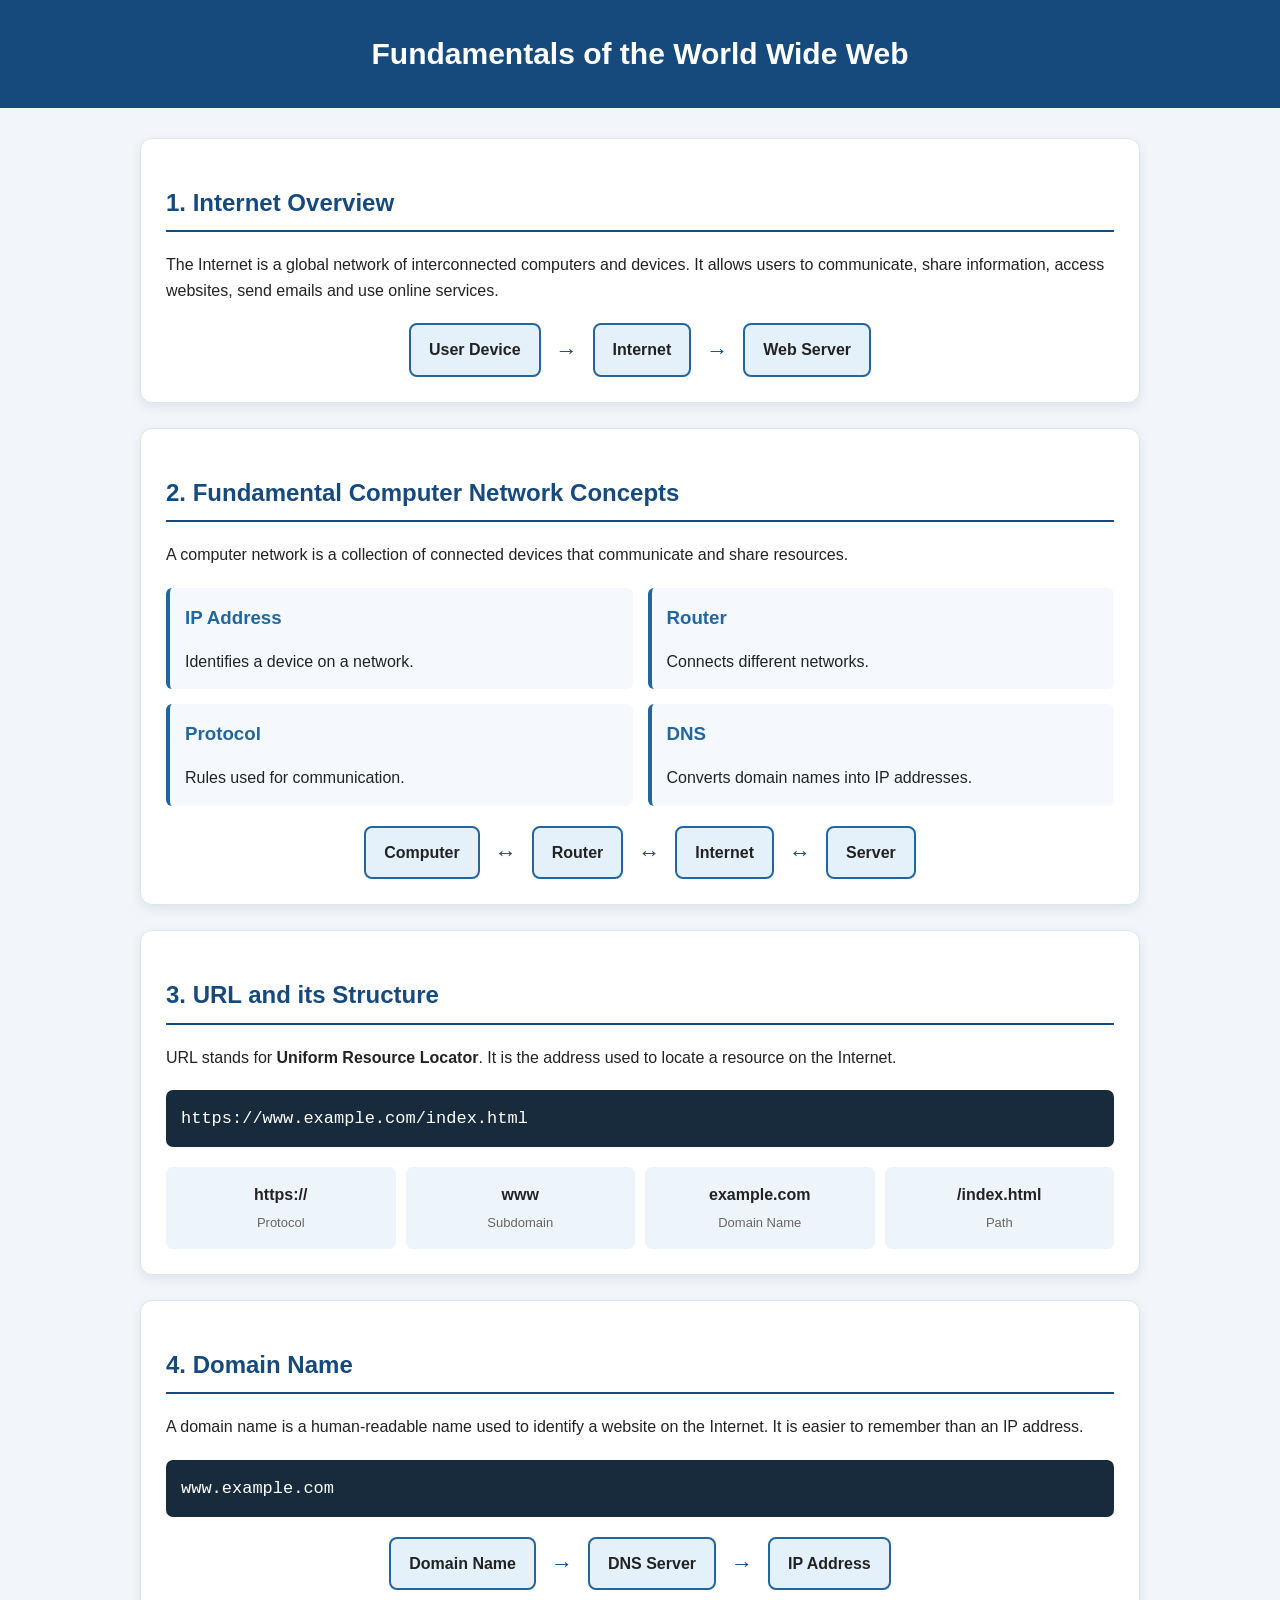
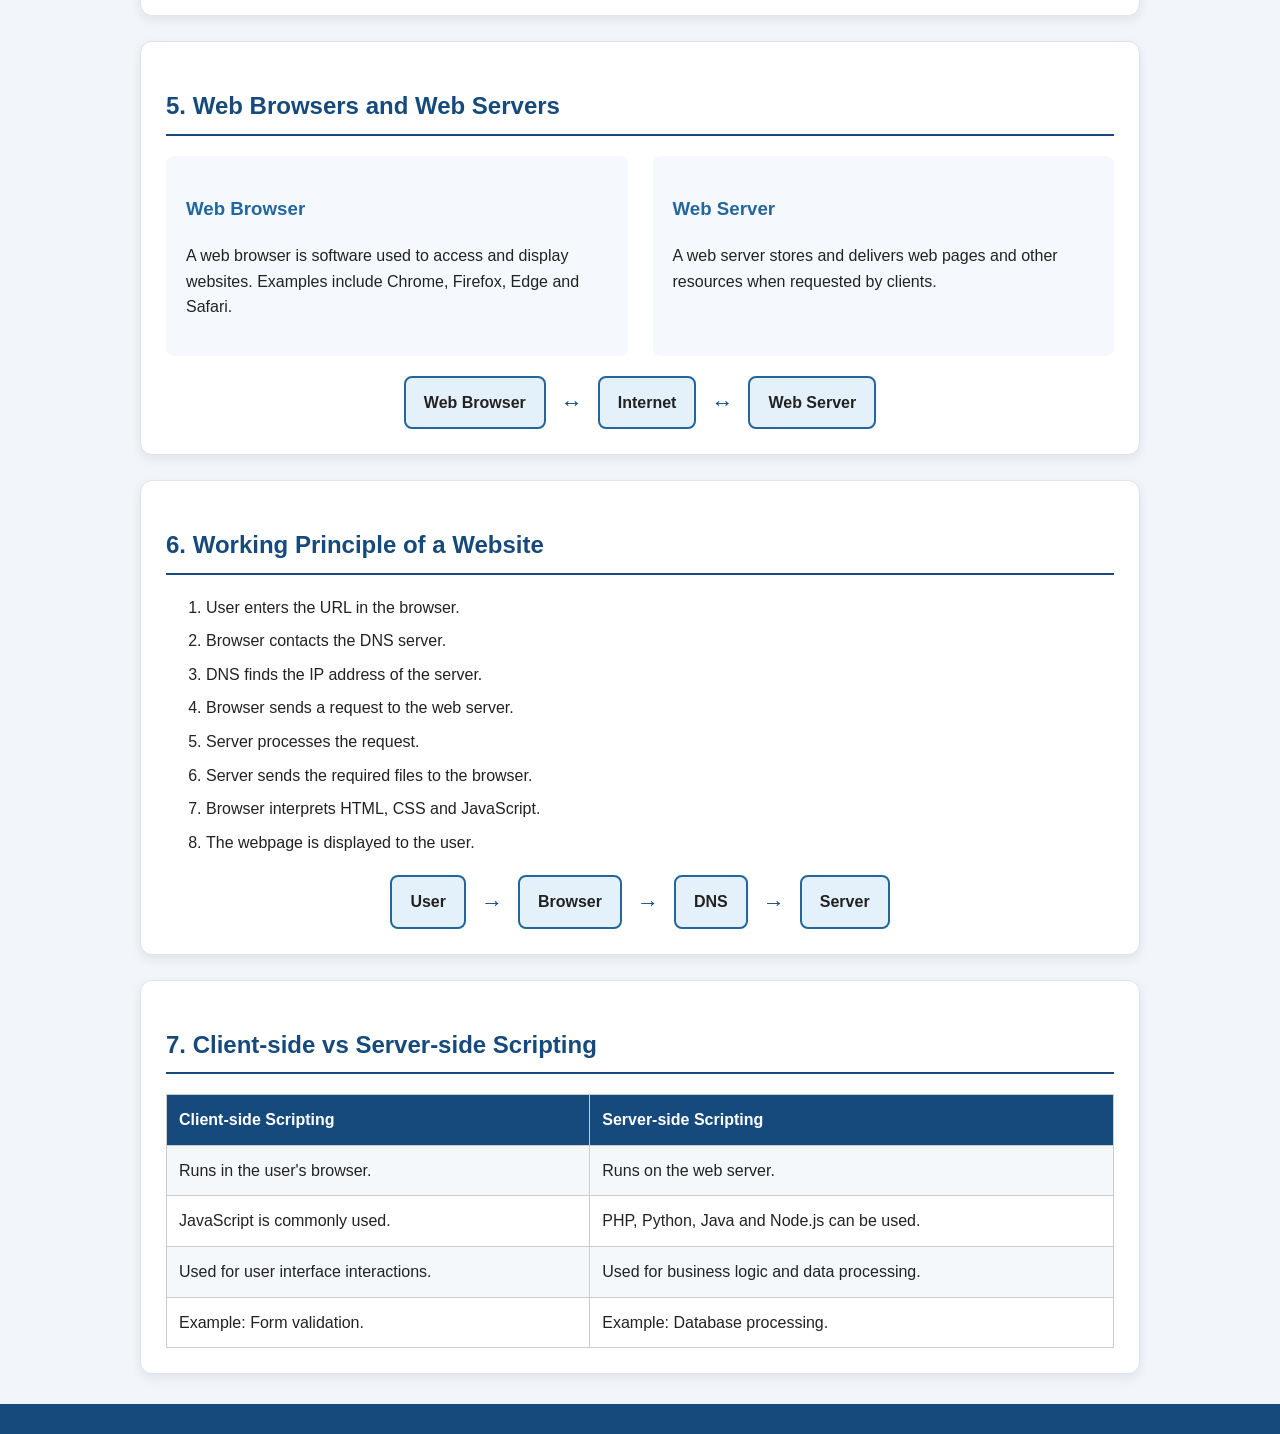
<file: Q1/index.html>
<!DOCTYPE html>
<html lang="en">

<head>
    <meta charset="UTF-8">
    <meta name="viewport" content="width=device-width, initial-scale=1.0">
    <title>Fundamentals of World Wide Web</title>
    <link rel="stylesheet" href="style.css">
</head>

<body>

    <header>
        <h1>Fundamentals of the World Wide Web</h1>
        
    </header>

    <div class="container">

        <section class="card">
            <h2>1. Internet Overview</h2>

            <p>
                The Internet is a global network of interconnected computers
                and devices. It allows users to communicate, share information,
                access websites, send emails and use online services.
            </p>

            <div class="diagram">
                <div>User Device</div>
                <span>→</span>
                <div>Internet</div>
                <span>→</span>
                <div>Web Server</div>
            </div>
        </section>


        <section class="card">
            <h2>2. Fundamental Computer Network Concepts</h2>

            <p>
                A computer network is a collection of connected devices
                that communicate and share resources.
            </p>

            <div class="concepts">

                <div>
                    <h3>IP Address</h3>
                    <p>Identifies a device on a network.</p>
                </div>

                <div>
                    <h3>Router</h3>
                    <p>Connects different networks.</p>
                </div>

                <div>
                    <h3>Protocol</h3>
                    <p>Rules used for communication.</p>
                </div>

                <div>
                    <h3>DNS</h3>
                    <p>Converts domain names into IP addresses.</p>
                </div>

            </div>

            <div class="diagram">
                <div>Computer</div>
                <span>↔</span>
                <div>Router</div>
                <span>↔</span>
                <div>Internet</div>
                <span>↔</span>
                <div>Server</div>
            </div>
        </section>


        <section class="card">
            <h2>3. URL and its Structure</h2>

            <p>
                URL stands for <b>Uniform Resource Locator</b>.
                It is the address used to locate a resource on the Internet.
            </p>

            <div class="url">
                https://www.example.com/index.html
            </div>

            <div class="url-parts">
                <div>
                    <b>https://</b>
                    <p>Protocol</p>
                </div>

                <div>
                    <b>www</b>
                    <p>Subdomain</p>
                </div>

                <div>
                    <b>example.com</b>
                    <p>Domain Name</p>
                </div>

                <div>
                    <b>/index.html</b>
                    <p>Path</p>
                </div>
            </div>
        </section>


        <section class="card">
            <h2>4. Domain Name</h2>

            <p>
                A domain name is a human-readable name used to identify
                a website on the Internet. It is easier to remember than
                an IP address.
            </p>

            <div class="url">
                www.example.com
            </div>

            <div class="diagram">
                <div>Domain Name</div>
                <span>→</span>
                <div>DNS Server</div>
                <span>→</span>
                <div>IP Address</div>
            </div>
        </section>


        <section class="card">
            <h2>5. Web Browsers and Web Servers</h2>

            <div class="two-column">

                <div>
                    <h3>Web Browser</h3>
                    <p>
                        A web browser is software used to access and display
                        websites. Examples include Chrome, Firefox, Edge and Safari.
                    </p>
                </div>

                <div>
                    <h3>Web Server</h3>
                    <p>
                        A web server stores and delivers web pages and other
                        resources when requested by clients.
                    </p>
                </div>

            </div>

            <div class="diagram">
                <div>Web Browser</div>
                <span>↔</span>
                <div>Internet</div>
                <span>↔</span>
                <div>Web Server</div>
            </div>
        </section>


        <section class="card">
            <h2>6. Working Principle of a Website</h2>

            <ol>
                <li>User enters the URL in the browser.</li>
                <li>Browser contacts the DNS server.</li>
                <li>DNS finds the IP address of the server.</li>
                <li>Browser sends a request to the web server.</li>
                <li>Server processes the request.</li>
                <li>Server sends the required files to the browser.</li>
                <li>Browser interprets HTML, CSS and JavaScript.</li>
                <li>The webpage is displayed to the user.</li>
            </ol>

            <div class="diagram">
                <div>User</div>
                <span>→</span>
                <div>Browser</div>
                <span>→</span>
                <div>DNS</div>
                <span>→</span>
                <div>Server</div>
            </div>
        </section>


        <section class="card">
            <h2>7. Client-side vs Server-side Scripting</h2>

            <table>
                <tr>
                    <th>Client-side Scripting</th>
                    <th>Server-side Scripting</th>
                </tr>

                <tr>
                    <td>Runs in the user's browser.</td>
                    <td>Runs on the web server.</td>
                </tr>

                <tr>
                    <td>JavaScript is commonly used.</td>
                    <td>PHP, Python, Java and Node.js can be used.</td>
                </tr>

                <tr>
                    <td>Used for user interface interactions.</td>
                    <td>Used for business logic and data processing.</td>
                </tr>

                <tr>
                    <td>Example: Form validation.</td>
                    <td>Example: Database processing.</td>
                </tr>
            </table>
        </section>

    </div>

    <footer>
       
    </footer>

</body>

</html>
</file>
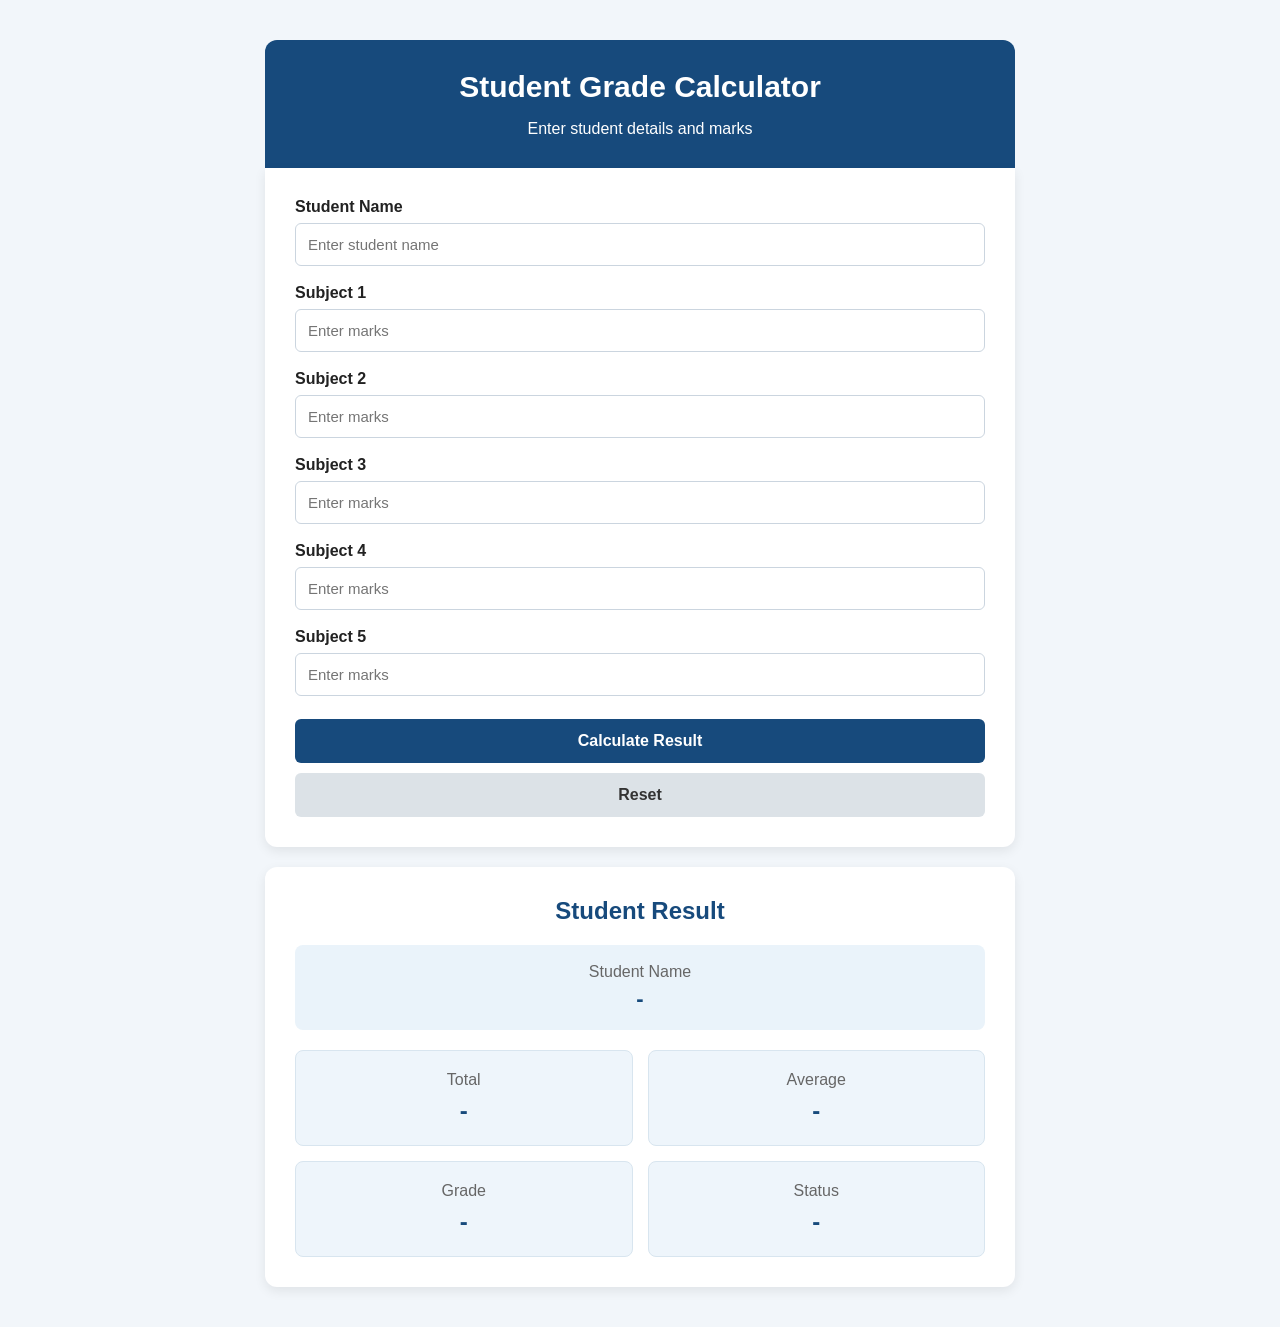
<file: Q4/index.html>
<!DOCTYPE html>
<html lang="en">

<head>
    <meta charset="UTF-8">
    <meta name="viewport" content="width=device-width, initial-scale=1.0">
    <title>Student Grade Calculator</title>
    <link rel="stylesheet" href="style.css">
</head>

<body>

    <div class="container">

        <div class="header">
            <h1>Student Grade Calculator</h1>
            <p>Enter student details and marks</p>
        </div>

        <div class="card">

            <div class="input-group">
                <label for="studentName">Student Name</label>
                <input type="text" id="studentName"
                    placeholder="Enter student name">
            </div>

            <div class="input-group">
                <label for="subject1">Subject 1</label>
                <input type="number" id="subject1"
                    min="0" max="100"
                    placeholder="Enter marks">
            </div>

            <div class="input-group">
                <label for="subject2">Subject 2</label>
                <input type="number" id="subject2"
                    min="0" max="100"
                    placeholder="Enter marks">
            </div>

            <div class="input-group">
                <label for="subject3">Subject 3</label>
                <input type="number" id="subject3"
                    min="0" max="100"
                    placeholder="Enter marks">
            </div>

            <div class="input-group">
                <label for="subject4">Subject 4</label>
                <input type="number" id="subject4"
                    min="0" max="100"
                    placeholder="Enter marks">
            </div>

            <div class="input-group">
                <label for="subject5">Subject 5</label>
                <input type="number" id="subject5"
                    min="0" max="100"
                    placeholder="Enter marks">
            </div>

            <button onclick="calculateResult()">
                Calculate Result
            </button>

            <button class="reset" onclick="resetResult()">
                Reset
            </button>

        </div>


        <div class="result-card">

            <h2>Student Result</h2>

            <div class="student-name">
                <span>Student Name</span>
                <strong id="resultName">-</strong>
            </div>

            <div class="result-grid">

                <div class="result">
                    <span>Total</span>
                    <strong id="total">-</strong>
                </div>

                <div class="result">
                    <span>Average</span>
                    <strong id="average">-</strong>
                </div>

                <div class="result">
                    <span>Grade</span>
                    <strong id="grade">-</strong>
                </div>

                <div class="result">
                    <span>Status</span>
                    <strong id="status">-</strong>
                </div>

            </div>

        </div>

    </div>

    <script src="script.js"></script>

</body>

</html>
</file>
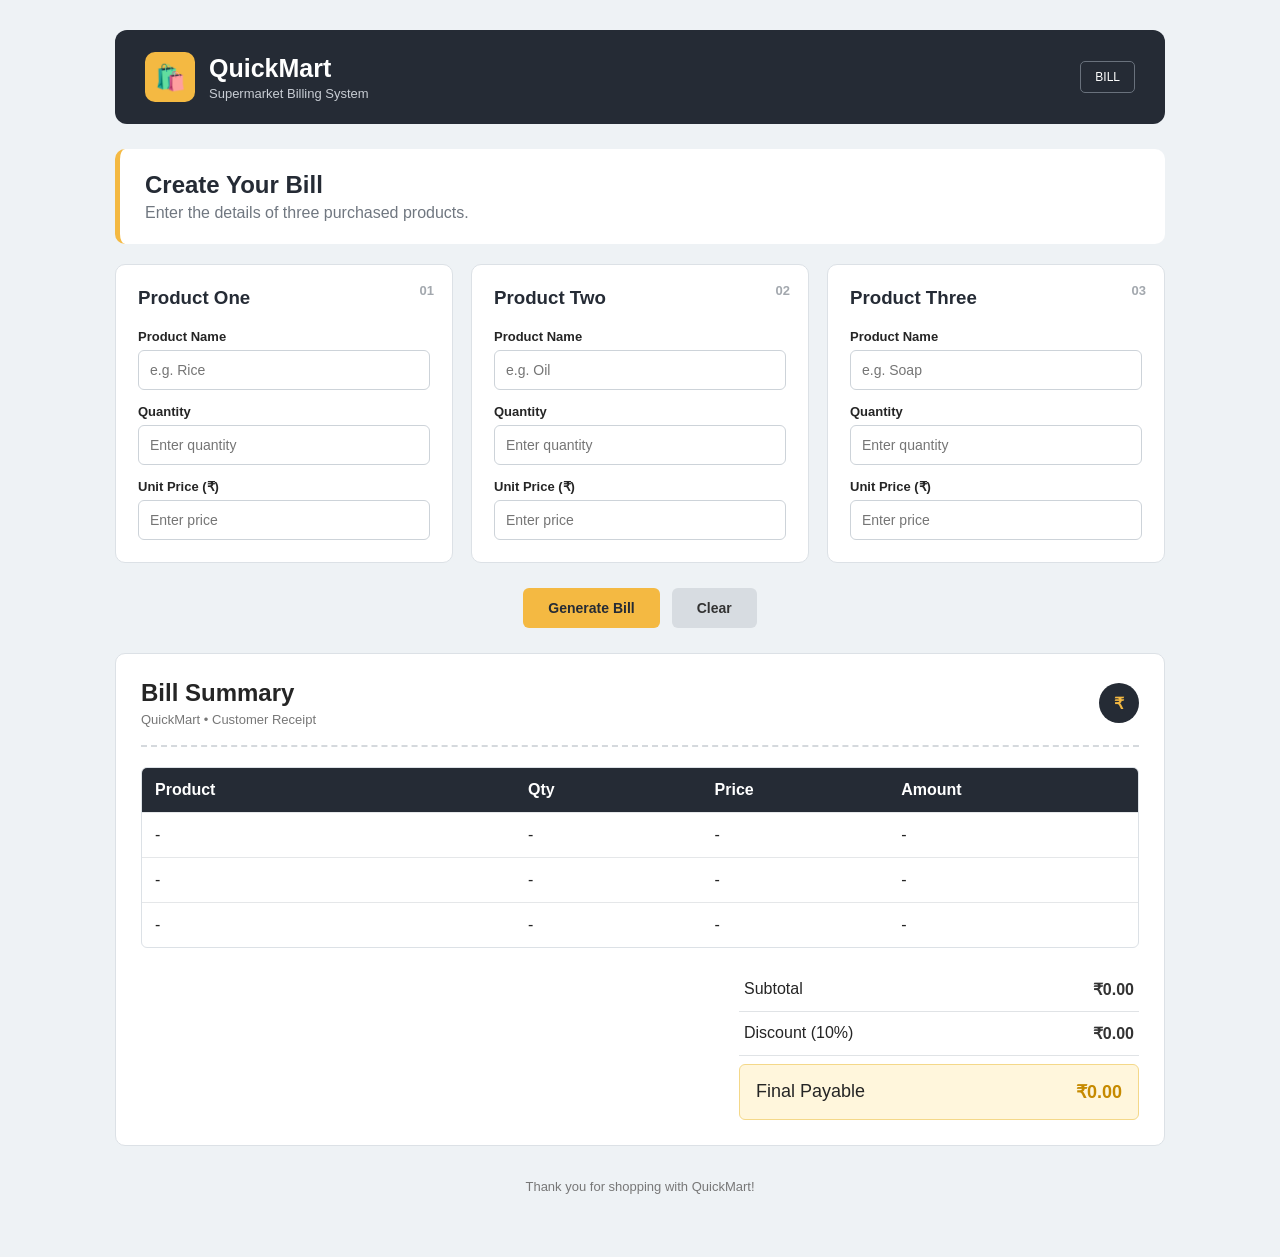
<file: Q5/index.html>
<!DOCTYPE html>
<html lang="en">

<head>
    <meta charset="UTF-8">
    <meta name="viewport" content="width=device-width, initial-scale=1.0">
    <title>QuickMart Billing</title>
    <link rel="stylesheet" href="style.css">
</head>

<body>

    <div class="page">

        <header>
            <div class="brand">
                <span class="logo">🛍️</span>
                <div>
                    <h1>QuickMart</h1>
                    <p>Supermarket Billing System</p>
                </div>
            </div>

            <div class="bill-icon">BILL</div>
        </header>

        <main>

            <div class="title">
                <h2>Create Your Bill</h2>
                <p>Enter the details of three purchased products.</p>
            </div>

            <div class="products">

                <div class="product-card">
                    <div class="product-number">01</div>

                    <h3>Product One</h3>

                    <label>Product Name</label>
                    <input type="text" id="product1" placeholder="e.g. Rice">

                    <label>Quantity</label>
                    <input type="number" id="quantity1"
                        min="1" placeholder="Enter quantity">

                    <label>Unit Price (₹)</label>
                    <input type="number" id="price1"
                        min="0" step="0.01"
                        placeholder="Enter price">
                </div>


                <div class="product-card">
                    <div class="product-number">02</div>

                    <h3>Product Two</h3>

                    <label>Product Name</label>
                    <input type="text" id="product2" placeholder="e.g. Oil">

                    <label>Quantity</label>
                    <input type="number" id="quantity2"
                        min="1" placeholder="Enter quantity">

                    <label>Unit Price (₹)</label>
                    <input type="number" id="price2"
                        min="0" step="0.01"
                        placeholder="Enter price">
                </div>


                <div class="product-card">
                    <div class="product-number">03</div>

                    <h3>Product Three</h3>

                    <label>Product Name</label>
                    <input type="text" id="product3" placeholder="e.g. Soap">

                    <label>Quantity</label>
                    <input type="number" id="quantity3"
                        min="1" placeholder="Enter quantity">

                    <label>Unit Price (₹)</label>
                    <input type="number" id="price3"
                        min="0" step="0.01"
                        placeholder="Enter price">
                </div>

            </div>


            <div class="actions">
                <button class="generate" onclick="generateBill()">
                    Generate Bill
                </button>

                <button class="clear" onclick="resetBill()">
                    Clear
                </button>
            </div>


            <div class="receipt">

                <div class="receipt-head">
                    <div>
                        <h2>Bill Summary</h2>
                        <p>QuickMart • Customer Receipt</p>
                    </div>

                    <span>₹</span>
                </div>


                <div class="table">

                    <div class="row heading">
                        <div>Product</div>
                        <div>Qty</div>
                        <div>Price</div>
                        <div>Amount</div>
                    </div>

                    <div class="row">
                        <div id="resultProduct1">-</div>
                        <div id="resultQuantity1">-</div>
                        <div id="resultPrice1">-</div>
                        <div id="resultAmount1">-</div>
                    </div>

                    <div class="row">
                        <div id="resultProduct2">-</div>
                        <div id="resultQuantity2">-</div>
                        <div id="resultPrice2">-</div>
                        <div id="resultAmount2">-</div>
                    </div>

                    <div class="row">
                        <div id="resultProduct3">-</div>
                        <div id="resultQuantity3">-</div>
                        <div id="resultPrice3">-</div>
                        <div id="resultAmount3">-</div>
                    </div>

                </div>


                <div class="bill-details">

                    <div>
                        <span>Subtotal</span>
                        <strong id="total">₹0.00</strong>
                    </div>

                    <div>
                        <span>Discount (10%)</span>
                        <strong id="discount">₹0.00</strong>
                    </div>

                    <div class="payable">
                        <span>Final Payable</span>
                        <strong id="finalAmount">₹0.00</strong>
                    </div>

                </div>

            </div>

        </main>


        <footer>
            <p>Thank you for shopping with QuickMart!</p>
        </footer>

    </div>

    <script src="script.js"></script>

</body>

</html>
</file>
<file: Q1/style.css>
* {
    box-sizing: border-box;
}

body {
    margin: 0;
    font-family: Arial, sans-serif;
    background: #f2f6fb;
    color: #222;
    line-height: 1.6;
}

header {
    background: #174a7c;
    color: white;
    text-align: center;
    padding: 30px;
}

header h1 {
    margin: 0;
    font-size: 30px;
}

header p {
    margin: 8px 0 0;
}

.container {
    width: 90%;
    max-width: 1000px;
    margin: 30px auto;
}

.card {
    background: white;
    padding: 25px;
    margin-bottom: 25px;
    border-radius: 12px;
    border: 1px solid #dce5ee;
    box-shadow: 0 4px 12px rgba(0, 0, 0, 0.08);
}

.card h2 {
    color: #174a7c;
    border-bottom: 2px solid #174a7c;
    padding-bottom: 8px;
}

.card h3 {
    color: #23669d;
}

.diagram {
    display: flex;
    justify-content: center;
    align-items: center;
    gap: 15px;
    flex-wrap: wrap;
    margin-top: 20px;
}

.diagram div {
    background: #e4f1fb;
    border: 2px solid #23669d;
    padding: 12px 18px;
    border-radius: 8px;
    font-weight: bold;
    text-align: center;
}

.diagram span {
    font-size: 22px;
    color: #174a7c;
}

.concepts {
    display: grid;
    grid-template-columns: repeat(2, 1fr);
    gap: 15px;
    margin-top: 20px;
}

.concepts div {
    background: #f5f9fd;
    padding: 15px;
    border-left: 4px solid #23669d;
    border-radius: 6px;
}

.concepts h3 {
    margin: 0;
}

.concepts p {
    margin-bottom: 0;
}

.url {
    background: #172b3d;
    color: #fff;
    padding: 15px;
    border-radius: 7px;
    margin: 20px 0;
    font-family: monospace;
    font-size: 17px;
    overflow-x: auto;
}

.url-parts {
    display: grid;
    grid-template-columns: repeat(4, 1fr);
    gap: 10px;
}

.url-parts div {
    background: #edf5fb;
    padding: 15px;
    text-align: center;
    border-radius: 7px;
}

.url-parts p {
    margin: 5px 0 0;
    color: #666;
    font-size: 13px;
}

.two-column {
    display: grid;
    grid-template-columns: 1fr 1fr;
    gap: 25px;
}

.two-column div {
    background: #f5f9fd;
    padding: 20px;
    border-radius: 8px;
}

li {
    margin-bottom: 8px;
}

table {
    width: 100%;
    border-collapse: collapse;
    margin-top: 20px;
}

th,
td {
    border: 1px solid #ccc;
    padding: 12px;
    text-align: left;
}

th {
    background: #174a7c;
    color: white;
}

tr:nth-child(even) {
    background: #f5f8fb;
}

footer {
    background: #174a7c;
    color: white;
    text-align: center;
    padding: 15px;
}

@media (max-width: 700px) {

    .concepts,
    .two-column,
    .url-parts {
        grid-template-columns: 1fr;
    }

    .card {
        padding: 18px;
    }

    header h1 {
        font-size: 24px;
    }

    .diagram {
        flex-direction: column;
    }

    .diagram span {
        transform: rotate(90deg);
    }
}
</file>
<file: Q4/style.css>
* {
    box-sizing: border-box;
}

body {
    margin: 0;
    font-family: Arial, sans-serif;
    background: #f2f6fa;
    color: #222;
}

.container {
    width: 90%;
    max-width: 750px;
    margin: 40px auto;
}

.header {
    background: #174a7c;
    color: white;
    text-align: center;
    padding: 30px;
    border-radius: 12px 12px 0 0;
}

.header h1 {
    margin: 0;
    font-size: 30px;
}

.header p {
    margin-bottom: 0;
}

.card,
.result-card {
    background: white;
    padding: 30px;
    margin-bottom: 20px;
    border-radius: 0 0 12px 12px;
    box-shadow: 0 4px 12px rgba(0, 0, 0, 0.08);
}

.input-group {
    margin-bottom: 18px;
}

.input-group label {
    display: block;
    font-weight: bold;
    margin-bottom: 7px;
}

.input-group input {
    width: 100%;
    padding: 12px;
    border: 1px solid #cbd5df;
    border-radius: 6px;
    font-size: 15px;
}

.input-group input:focus {
    outline: none;
    border-color: #174a7c;
}

button {
    width: 100%;
    padding: 13px;
    border: none;
    border-radius: 6px;
    background: #174a7c;
    color: white;
    font-size: 16px;
    font-weight: bold;
    cursor: pointer;
    margin-top: 5px;
}

button:hover {
    background: #0e385f;
}

button.reset {
    background: #dce2e7;
    color: #333;
    margin-top: 10px;
}

.result-card {
    border-radius: 12px;
}

.result-card h2 {
    text-align: center;
    color: #174a7c;
    margin-top: 0;
}

.student-name {
    background: #eaf3fa;
    padding: 18px;
    text-align: center;
    border-radius: 8px;
    margin-bottom: 20px;
}

.student-name span {
    display: block;
    color: #666;
    margin-bottom: 5px;
}

.student-name strong {
    font-size: 22px;
    color: #174a7c;
}

.result-grid {
    display: grid;
    grid-template-columns: repeat(2, 1fr);
    gap: 15px;
}

.result {
    background: #eef5fb;
    padding: 20px;
    text-align: center;
    border-radius: 8px;
    border: 1px solid #d8e5ef;
}

.result span {
    display: block;
    color: #666;
    margin-bottom: 8px;
}

.result strong {
    font-size: 24px;
    color: #174a7c;
}

@media (max-width: 600px) {

    .container {
        width: 94%;
        margin: 20px auto;
    }

    .header h1 {
        font-size: 24px;
    }

    .card,
    .result-card {
        padding: 20px;
    }

    .result-grid {
        grid-template-columns: 1fr;
    }
}
</file>
<file: Q5/style.css>
* {
    box-sizing: border-box;
}

body {
    margin: 0;
    font-family: Arial, sans-serif;
    background: #eef2f5;
    color: #252525;
}

.page {
    width: 92%;
    max-width: 1050px;
    margin: 30px auto;
}

header {
    background: #252b35;
    color: white;
    padding: 22px 30px;
    border-radius: 12px;
    display: flex;
    justify-content: space-between;
    align-items: center;
}

.brand {
    display: flex;
    align-items: center;
    gap: 14px;
}

.logo {
    background: #f4b942;
    color: #252b35;
    width: 50px;
    height: 50px;
    border-radius: 10px;
    display: flex;
    justify-content: center;
    align-items: center;
    font-size: 25px;
}

.brand h1 {
    margin: 0;
    font-size: 25px;
}

.brand p {
    margin: 3px 0 0;
    color: #c8cdd4;
    font-size: 13px;
}

.bill-icon {
    border: 1px solid #69717c;
    padding: 8px 14px;
    border-radius: 5px;
    font-size: 12px;
}

main {
    margin-top: 25px;
}

.title {
    background: white;
    padding: 22px 25px;
    border-radius: 10px;
    margin-bottom: 20px;
    border-left: 5px solid #f4b942;
}

.title h2 {
    margin: 0;
    color: #252b35;
}

.title p {
    margin: 5px 0 0;
    color: #707780;
}

.products {
    display: grid;
    grid-template-columns: repeat(3, 1fr);
    gap: 18px;
}

.product-card {
    background: white;
    padding: 22px;
    border-radius: 10px;
    border: 1px solid #dce1e6;
    position: relative;
}

.product-card:hover {
    border-color: #f4b942;
}

.product-number {
    position: absolute;
    right: 18px;
    top: 18px;
    color: #a3a8ae;
    font-size: 13px;
    font-weight: bold;
}

.product-card h3 {
    margin: 0 0 20px;
    color: #252b35;
}

.product-card label {
    display: block;
    font-size: 13px;
    font-weight: bold;
    margin: 14px 0 6px;
}

.product-card input {
    width: 100%;
    padding: 11px;
    border: 1px solid #cdd3d9;
    border-radius: 6px;
    font-size: 14px;
}

.product-card input:focus {
    outline: none;
    border-color: #f4b942;
}

.actions {
    display: flex;
    justify-content: center;
    gap: 12px;
    margin: 25px 0;
}

button {
    padding: 12px 25px;
    border: none;
    border-radius: 6px;
    font-size: 14px;
    font-weight: bold;
    cursor: pointer;
}

.generate {
    background: #f4b942;
    color: #252b35;
}

.generate:hover {
    background: #e5a92f;
}

.clear {
    background: #d7dce1;
    color: #333;
}

.clear:hover {
    background: #c5cbd1;
}

.receipt {
    background: white;
    border-radius: 10px;
    padding: 25px;
    border: 1px solid #dce1e6;
}

.receipt-head {
    display: flex;
    justify-content: space-between;
    align-items: center;
    border-bottom: 2px dashed #d5d9dd;
    padding-bottom: 18px;
    margin-bottom: 20px;
}

.receipt-head h2 {
    margin: 0;
}

.receipt-head p {
    margin: 5px 0 0;
    color: #777;
    font-size: 13px;
}

.receipt-head > span {
    width: 40px;
    height: 40px;
    background: #252b35;
    color: #f4b942;
    display: flex;
    justify-content: center;
    align-items: center;
    border-radius: 50%;
    font-weight: bold;
}

.table {
    border: 1px solid #dce1e6;
    border-radius: 6px;
    overflow: hidden;
}

.row {
    display: grid;
    grid-template-columns: 2fr 1fr 1fr 1.2fr;
    padding: 13px;
    border-bottom: 1px solid #e5e7e9;
}

.row:last-child {
    border-bottom: none;
}

.row.heading {
    background: #252b35;
    color: white;
    font-weight: bold;
}

.bill-details {
    width: 400px;
    max-width: 100%;
    margin: 20px 0 0 auto;
}

.bill-details > div {
    display: flex;
    justify-content: space-between;
    padding: 12px 5px;
    border-bottom: 1px solid #e0e3e6;
}

.bill-details strong {
    color: #333;
}

.bill-details .payable {
    background: #fff6dc;
    padding: 16px;
    margin-top: 8px;
    border: 1px solid #f4d889;
    border-radius: 6px;
    font-size: 18px;
}

.payable strong {
    color: #c68a00;
}

footer {
    text-align: center;
    padding: 20px;
    color: #777;
    font-size: 13px;
}

@media (max-width: 800px) {

    .products {
        grid-template-columns: 1fr;
    }

    .row {
        font-size: 13px;
    }
}

@media (max-width: 500px) {

    .page {
        width: 94%;
        margin: 15px auto;
    }

    header {
        padding: 18px;
    }

    .bill-icon {
        display: none;
    }

    .actions {
        flex-direction: column;
    }

    button {
        width: 100%;
    }

    .row {
        grid-template-columns: 1.6fr 0.7fr 1fr 1.2fr;
        padding: 10px 6px;
        font-size: 12px;
    }
}
</file>
